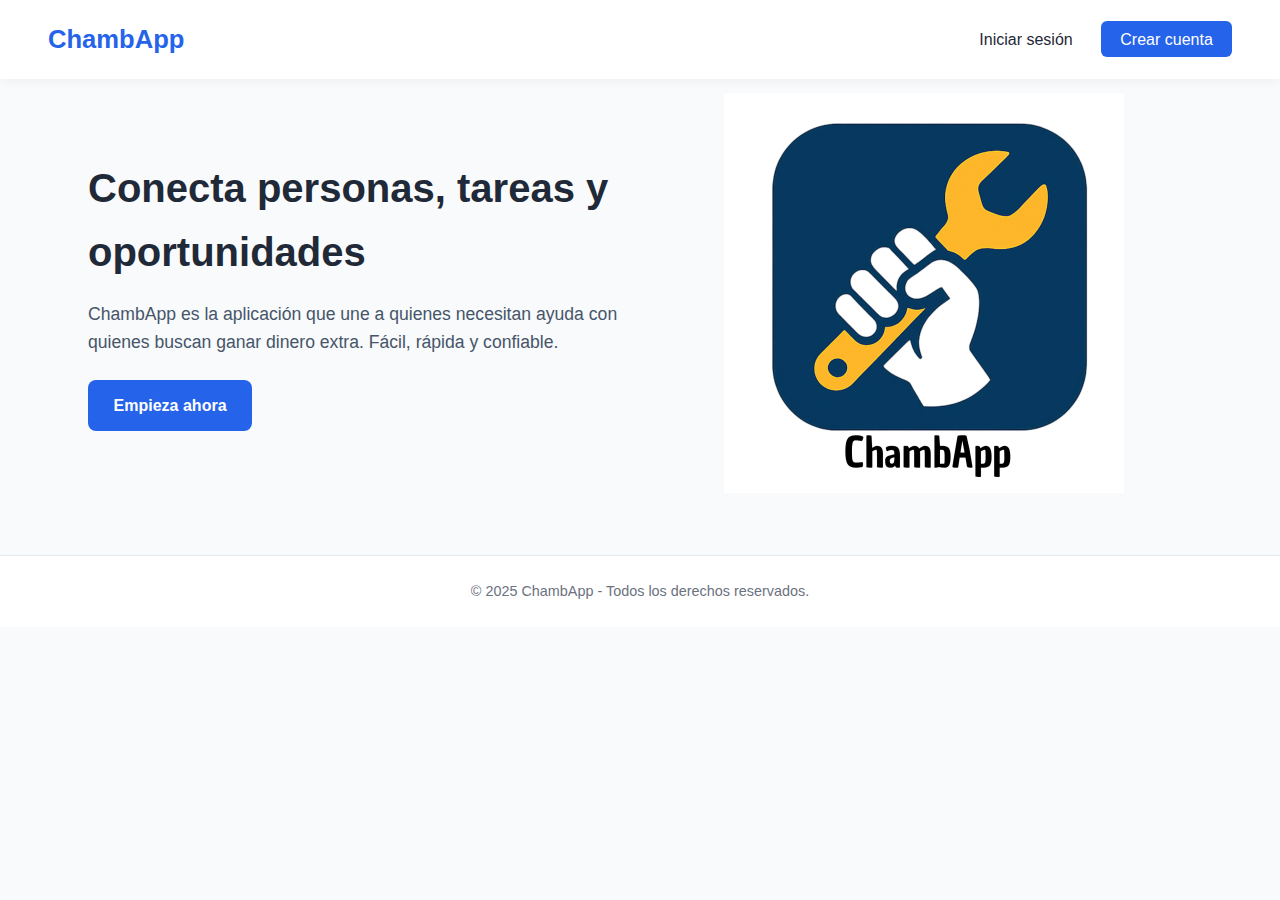
<file: html/index.html>
<!DOCTYPE html>
<html lang="es">
<head>
  <meta charset="UTF-8">
  <meta name="viewport" content="width=device-width, initial-scale=1.0">
  <title>ChambApp | Conecta oportunidades</title>
  <link rel="stylesheet" href="/css/styles.css">
</head>

<body>
  <!-- 🔹 HEADER -->
  <header>
    <div class="logo">ChambApp</div>
    <nav>
      <a href="/html/login.html">Iniciar sesión</a>
      <a href="/html/register.html" class="btn-cta">Crear cuenta</a>
    </nav>
  </header>

  <!-- 🔹 HERO SECTION -->
  <section class="hero">
    <div class="hero-text">
      <h1>Conecta personas, tareas y oportunidades</h1>
      <p>
        ChambApp es la aplicación que une a quienes necesitan ayuda con quienes buscan ganar dinero extra. 
        Fácil, rápida y confiable.
      </p>
      <a href="#" class="btn-primary">Empieza ahora</a>
    </div>

    <!-- 🔹 ESPACIO PARA IMAGEN DEL MOCKUP -->
    <div class="hero-image">
      <!-- Aquí irá la imagen o ilustración -->
      <div class="image-placeholder">
        <img src="/images/logo.jpeg" width="400" height="400">
      </div>
    </div>
  </section>

  <!-- 🔹 FOOTER -->
  <footer>
    <p>© 2025 ChambApp - Todos los derechos reservados.</p>
  </footer>
</body>
</html>
</file>
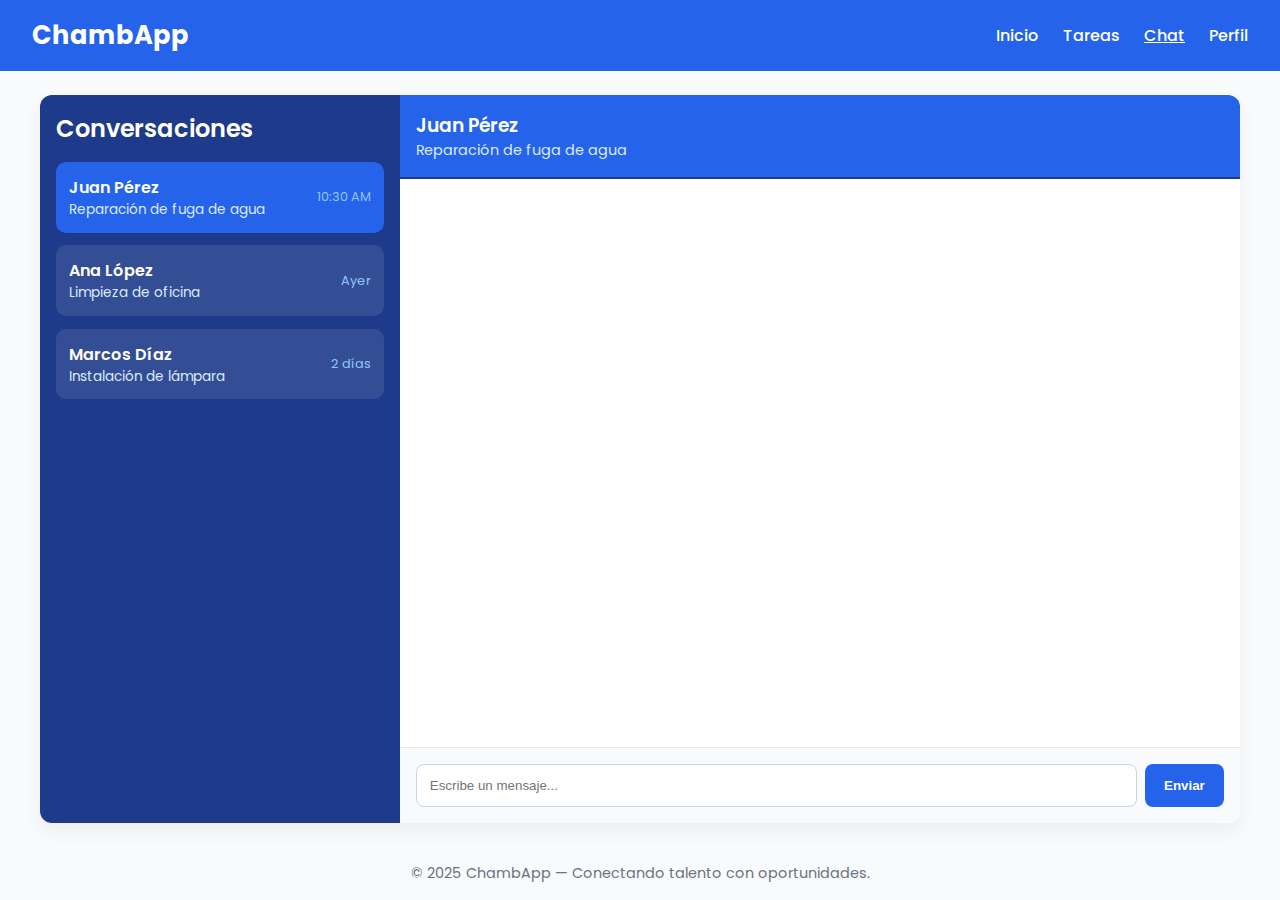
<file: html/chat.html>
<!DOCTYPE html>
<html lang="es">
<head>
  <meta charset="UTF-8">
  <meta name="viewport" content="width=device-width, initial-scale=1.0">
  <title>ChambApp | Chat del Trabajador</title>
  <link rel="stylesheet" href="/css/chat.css">
  <link href="https://fonts.googleapis.com/css2?family=Poppins:wght@400;500;600;700&display=swap" rel="stylesheet">
</head>
<body>
  <header class="navbar">
    <div class="logo">ChambApp</div>
    <nav>
      <ul>
        <li><a href="#">Inicio</a></li>
        <li><a href="#">Tareas</a></li>
        <li><a href="#" class="active">Chat</a></li>
        <li><a href="#">Perfil</a></li>
      </ul>
    </nav>
  </header>

  <main class="chat-container">
    <aside class="chat-list">
      <h2>Conversaciones</h2>
      <div class="chat-item active">
        <div class="chat-info">
          <h3>Juan Pérez</h3>
          <p>Reparación de fuga de agua</p>
        </div>
        <span class="chat-time">10:30 AM</span>
      </div>
      <div class="chat-item">
        <div class="chat-info">
          <h3>Ana López</h3>
          <p>Limpieza de oficina</p>
        </div>
        <span class="chat-time">Ayer</span>
      </div>
      <div class="chat-item">
        <div class="chat-info">
          <h3>Marcos Díaz</h3>
          <p>Instalación de lámpara</p>
        </div>
        <span class="chat-time">2 días</span>
      </div>
    </aside>

    <section class="chat-box">
      <div class="chat-header">
        <h3>Juan Pérez</h3>
        <p>Reparación de fuga de agua</p>
      </div>

      <div class="chat-messages" id="chatMessages">
        <div class="message client">
          <p>Hola, ¿podrías venir hoy en la tarde?</p>
          <span class="time">10:28 AM</span>
        </div>

        <div class="message worker">
          <p>Claro, puedo estar ahí a las 5 PM sin problema.</p>
          <span class="time">10:29 AM</span>
        </div>

        <div class="message client">
          <p>Perfecto, te espero. Gracias.</p>
          <span class="time">10:30 AM</span>
        </div>
      </div>

      <div class="chat-input">
        <input type="text" id="messageInput" placeholder="Escribe un mensaje...">
        <button class="btn-send" id="sendBtn">Enviar</button>
      </div>
    </section>
  </main>

  <footer>
    <p>© 2025 ChambApp — Conectando talento con oportunidades.</p>
  </footer>

  <!-- Enlace al archivo JS externo -->
  <script src="/js/chat.js"></script>
</body>
</html>
</file>
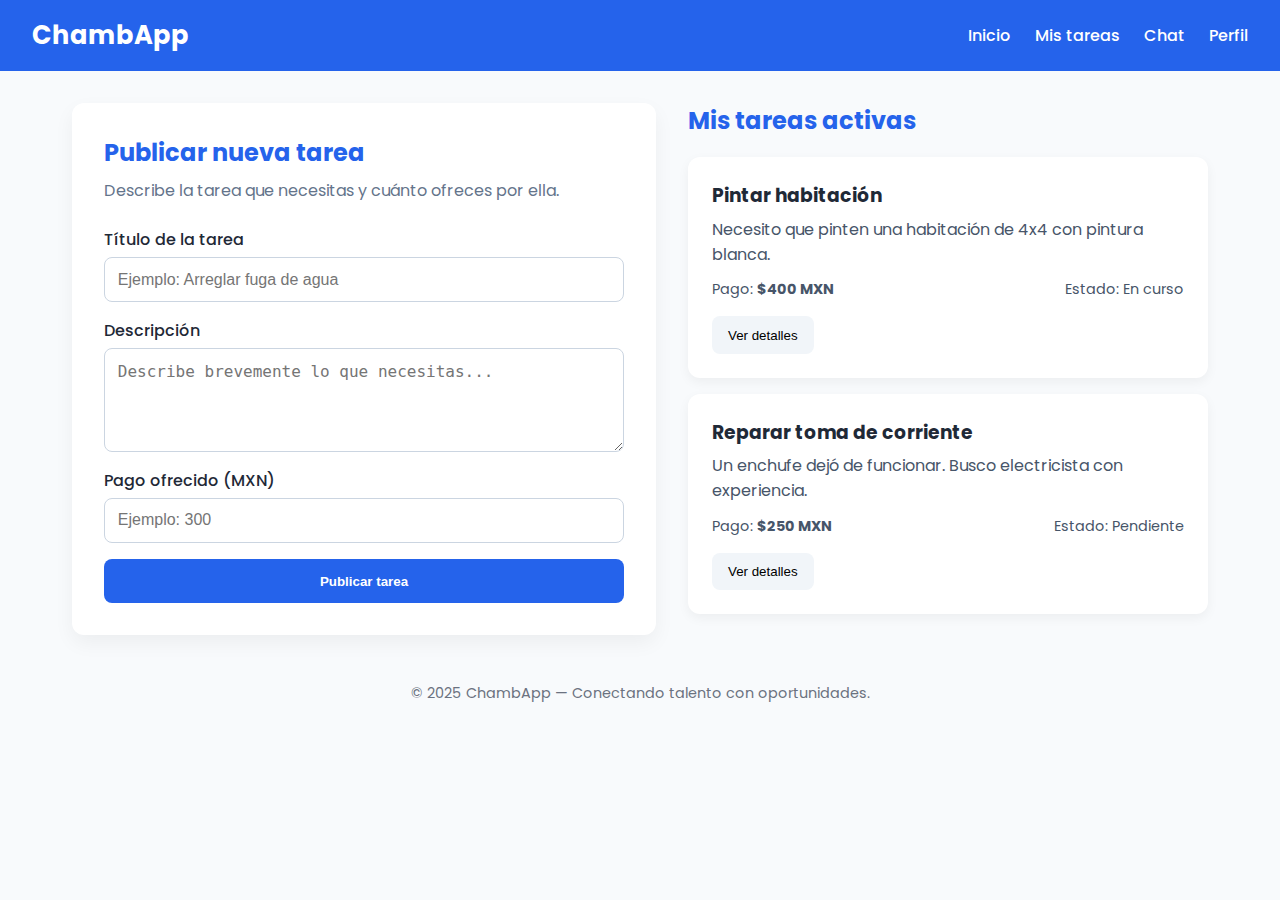
<file: html/dashboard.html>
<!DOCTYPE html>
<html lang="es">
<head>
  <meta charset="UTF-8">
  <meta name="viewport" content="width=device-width, initial-scale=1.0">
  <title>ChambApp | Mi Panel</title>
  <link rel="stylesheet" href="/css/dashboard.css">
  <link href="https://fonts.googleapis.com/css2?family=Poppins:wght@400;500;600;700&display=swap" rel="stylesheet">
</head>
<body>
  <header class="navbar">
    <div class="logo">ChambApp</div>
    <nav>
      <ul>
        <li><a href="#">Inicio</a></li>
        <li><a href="#">Mis tareas</a></li>
        <li><a href="#">Chat</a></li>
        <li><a href="#">Perfil</a></li>
      </ul>
    </nav>
  </header>

  <main class="dashboard-container">
    <section class="task-form">
      <h2>Publicar nueva tarea</h2>
      <p>Describe la tarea que necesitas y cuánto ofreces por ella.</p>

      <form>
        <label for="task-title">Título de la tarea</label>
        <input type="text" id="task-title" placeholder="Ejemplo: Arreglar fuga de agua" required>

        <label for="task-desc">Descripción</label>
        <textarea id="task-desc" rows="4" placeholder="Describe brevemente lo que necesitas..." required></textarea>

        <label for="task-price">Pago ofrecido (MXN)</label>
        <input type="number" id="task-price" placeholder="Ejemplo: 300" required>

        <button type="submit" class="btn-publish">Publicar tarea</button>
      </form>
    </section>

    <section class="task-list">
      <h2>Mis tareas activas</h2>

      <div class="task-card">
        <h3>Pintar habitación</h3>
        <p>Necesito que pinten una habitación de 4x4 con pintura blanca.</p>
        <div class="task-info">
          <span>Pago: <strong>$400 MXN</strong></span>
          <span>Estado: En curso</span>
        </div>
        <button class="btn-details">Ver detalles</button>
      </div>

      <div class="task-card">
        <h3>Reparar toma de corriente</h3>
        <p>Un enchufe dejó de funcionar. Busco electricista con experiencia.</p>
        <div class="task-info">
          <span>Pago: <strong>$250 MXN</strong></span>
          <span>Estado: Pendiente</span>
        </div>
        <button class="btn-details">Ver detalles</button>
      </div>
    </section>
  </main>

  <footer>
    <p>© 2025 ChambApp — Conectando talento con oportunidades.</p>
  </footer>
</body>
</html>
</file>
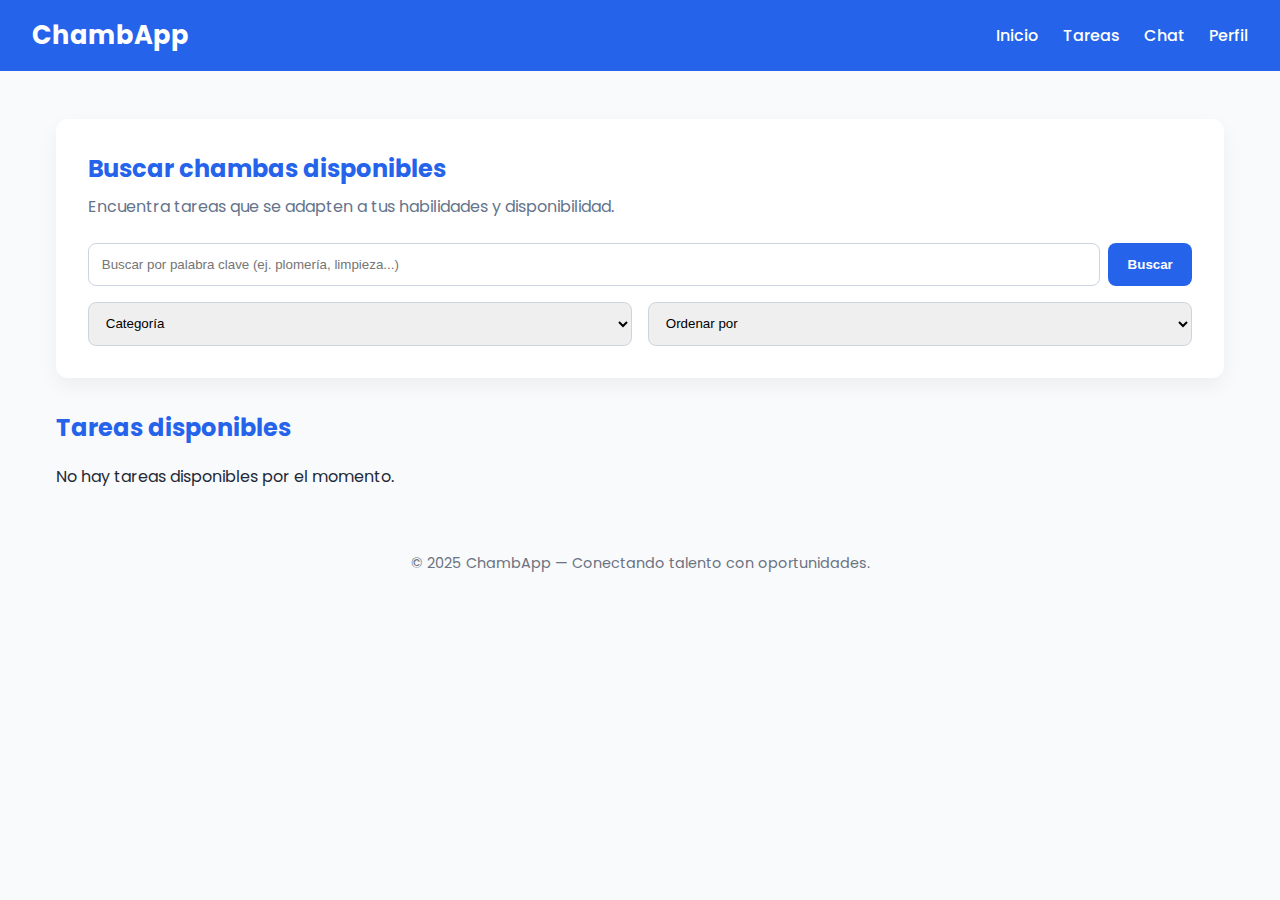
<file: html/dashboard_worker.html>
<!DOCTYPE html>
<html lang="es">
<head>
  <meta charset="UTF-8">
  <meta name="viewport" content="width=device-width, initial-scale=1.0">
  <title>ChambApp | Panel del Trabajador</title>
  <link rel="stylesheet" href="/css/dashboard_worker.css">
  <link href="https://fonts.googleapis.com/css2?family=Poppins:wght@400;500;600;700&display=swap" rel="stylesheet">
</head>
<body>
  <header class="navbar">
    <div class="logo">ChambApp</div>
    <nav>
      <ul>
        <li><a href="#">Inicio</a></li>
        <li><a href="#">Tareas</a></li>
        <li><a href="#">Chat</a></li>
        <li><a href="#">Perfil</a></li>
      </ul>
    </nav>
  </header>

  <main class="dashboard-container">
    <section class="search-section">
      <h2>Buscar chambas disponibles</h2>
      <p>Encuentra tareas que se adapten a tus habilidades y disponibilidad.</p>

      <div class="search-bar">
        <input type="text" placeholder="Buscar por palabra clave (ej. plomería, limpieza...)">
        <button class="btn-search">Buscar</button>
      </div>

      <div class="filter-bar">
        <select>
          <option value="">Categoría</option>
          <option value="plomería">Plomería</option>
          <option value="electricidad">Electricidad</option>
          <option value="limpieza">Limpieza</option>
          <option value="pintura">Pintura</option>
        </select>

        <select>
          <option value="">Ordenar por</option>
          <option value="nuevo">Más recientes</option>
          <option value="precio-alto">Mayor pago</option>
          <option value="precio-bajo">Menor pago</option>
        </select>
      </div>
    </section>

    <section class="task-list">
      <h2>Tareas disponibles</h2>

      <div class="task-card">
        <h3>Instalar lámpara nueva</h3>
        <p>Necesito a alguien que pueda instalar una lámpara de techo en mi sala.</p>
        <div class="task-info">
          <span>Pago: <strong>$200 MXN</strong></span>
          <span>Ubicación: CDMX</span>
        </div>
        <button class="btn-accept">Aceptar tarea</button>
      </div>

      <div class="task-card">
        <h3>Reparar fuga de agua</h3>
        <p>Se requiere plomero para arreglar fuga en el baño. Material incluido.</p>
        <div class="task-info">
          <span>Pago: <strong>$350 MXN</strong></span>
          <span>Ubicación: Puebla</span>
        </div>
        <button class="btn-accept">Aceptar tarea</button>
      </div>

      <div class="task-card">
        <h3>Limpieza de oficina</h3>
        <p>Busco persona responsable para limpieza general de oficina pequeña.</p>
        <div class="task-info">
          <span>Pago: <strong>$500 MXN</strong></span>
          <span>Ubicación: Guadalajara</span>
        </div>
        <button class="btn-accept">Aceptar tarea</button>
      </div>
    </section>
  </main>

  <footer>
    <p>© 2025 ChambApp — Conectando talento con oportunidades.</p>
  </footer>
  <script src="/js/dashboard_worker.js"></script>

</body>
</html>
</file>
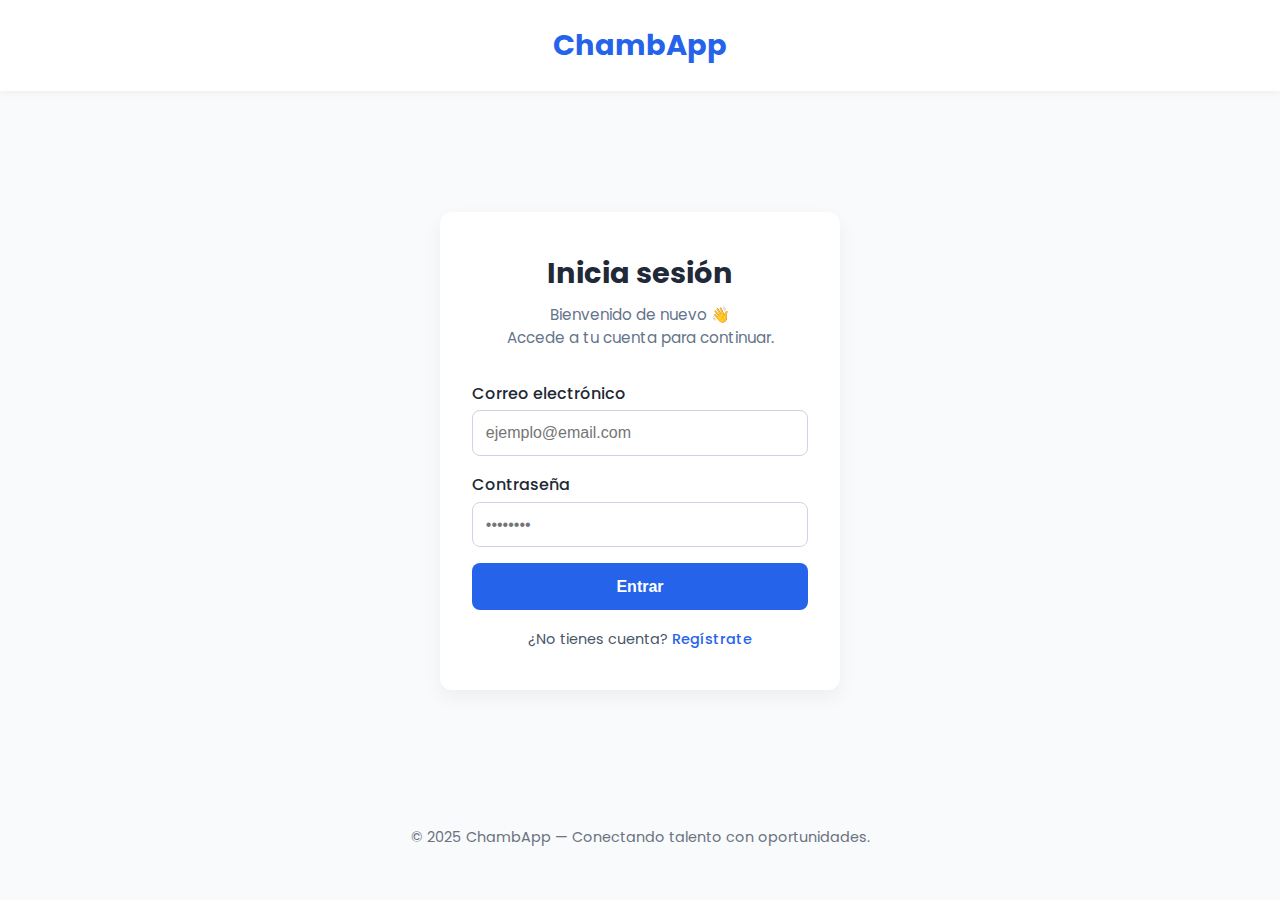
<file: html/login.html>
<!DOCTYPE html>
<html lang="es">
<head>
  <meta charset="UTF-8" />
  <meta name="viewport" content="width=device-width, initial-scale=1.0" />
  <title>ChambApp | Iniciar sesión</title>
  <link rel="stylesheet" href="/css/login.css" />
  <link href="https://fonts.googleapis.com/css2?family=Poppins:wght@400;500;600;700&display=swap" rel="stylesheet">
</head>
<body>

  <header>
    <div class="logo">ChambApp</div>
  </header>

  <main class="login-container">
    <div class="login-box">
      <h1>Inicia sesión</h1>
      <p>Bienvenido de nuevo 👋<br>Accede a tu cuenta para continuar.</p>

      <form>
        <label for="email">Correo electrónico</label>
        <input type="email" id="email" placeholder="ejemplo@email.com" required>

        <label for="password">Contraseña</label>
        <input type="password" id="password" placeholder="••••••••" required>

        <button type="submit" class="btn-login">Entrar</button>
      </form>

      <div class="register-link">
        ¿No tienes cuenta? <a href="register.html">Regístrate</a>
      </div>
    </div>
  </main>

  <footer>
    <p>© 2025 ChambApp — Conectando talento con oportunidades.</p>
  </footer>

</body>
</html>
</file>
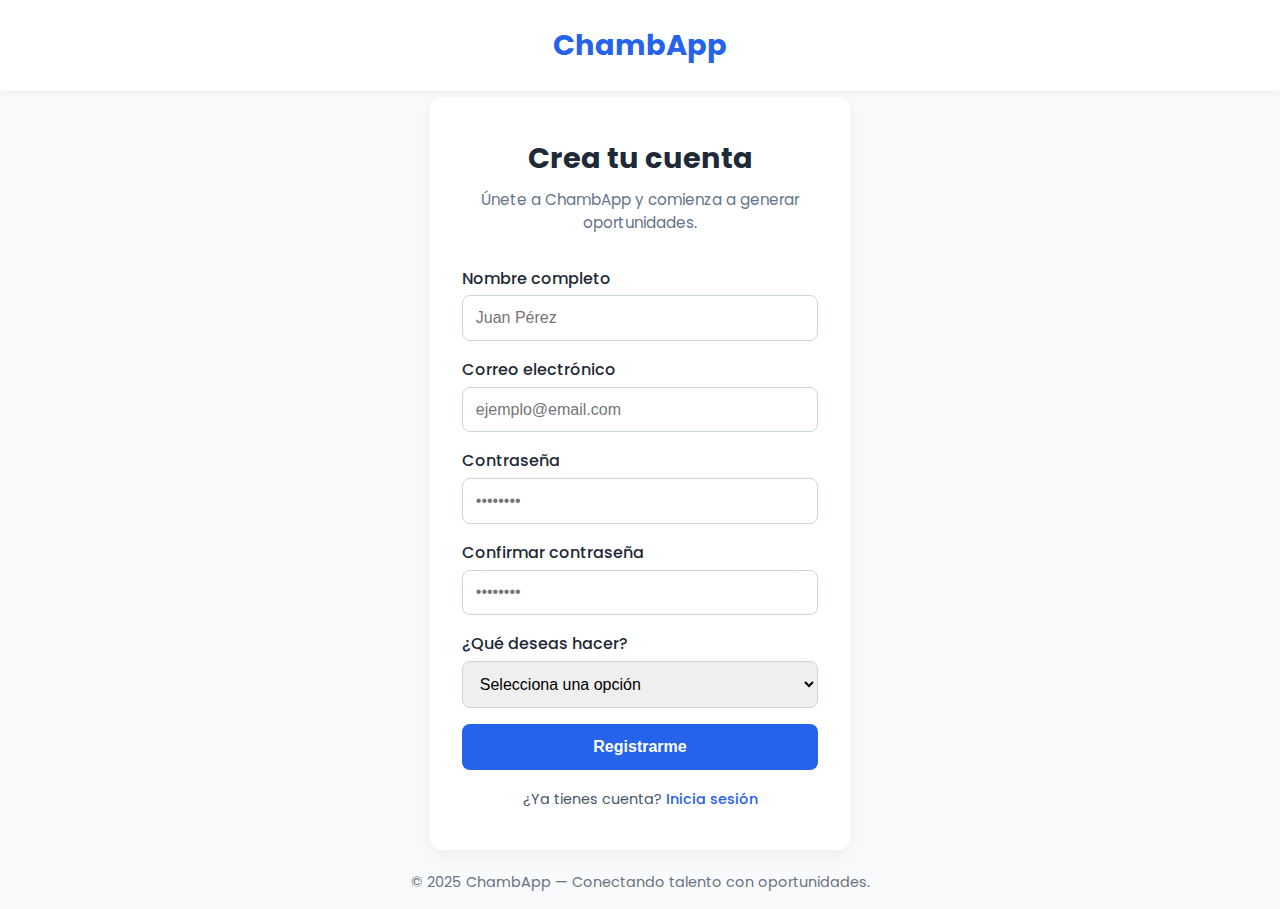
<file: html/register.html>
<!DOCTYPE html>
<html lang="es">
<head>
  <meta charset="UTF-8" />
  <meta name="viewport" content="width=device-width, initial-scale=1.0" />
  <title>ChambApp | Registro</title>
  <link rel="stylesheet" href="/css/register.css" />
  <link href="https://fonts.googleapis.com/css2?family=Poppins:wght@400;500;600;700&display=swap" rel="stylesheet">
</head>
<body>

  <header>
    <div class="logo">ChambApp</div>
  </header>

  <main class="register-container">
    <div class="register-box">
      <h1>Crea tu cuenta</h1>
      <p>Únete a ChambApp y comienza a generar oportunidades.</p>

      <form>
        <label for="name">Nombre completo</label>
        <input type="text" id="name" placeholder="Juan Pérez" required>

        <label for="email">Correo electrónico</label>
        <input type="email" id="email" placeholder="ejemplo@email.com" required>

        <label for="password">Contraseña</label>
        <input type="password" id="password" placeholder="••••••••" required>

        <label for="confirm-password">Confirmar contraseña</label>
        <input type="password" id="confirm-password" placeholder="••••••••" required>

        <label for="role">¿Qué deseas hacer?</label>
        <select id="role" required>
          <option value="">Selecciona una opción</option>
          <option value="worker">Ofrecer mis servicios</option>
          <option value="client">Solicitar servicios</option>
        </select>

        <button type="submit" class="btn-register">Registrarme</button>
      </form>

      <div class="login-link">
        ¿Ya tienes cuenta? <a href="login.html">Inicia sesión</a>
      </div>
    </div>
  </main>

  <footer>
    <p>© 2025 ChambApp — Conectando talento con oportunidades.</p>
  </footer>

</body>
</html>
</file>
<file: css/styles.css>
/* 🔹 Reset básico */
* {
  margin: 0;
  padding: 0;
  box-sizing: border-box;
}

body {
  font-family: 'Poppins', sans-serif;
  background-color: #f8fafc;
  color: #1f2937;
  line-height: 1.6;
}

/* 🔹 HEADER */
header {
  display: flex;
  justify-content: space-between;
  align-items: center;
  padding: 1.2rem 3rem;
  background-color: #ffffff;
  box-shadow: 0 2px 10px rgba(0, 0, 0, 0.05);
}

.logo {
  font-size: 1.6rem;
  font-weight: 700;
  color: #2563eb;
}

nav a {
  margin-left: 1.5rem;
  text-decoration: none;
  color: #1f2937;
  font-weight: 500;
  transition: color 0.3s ease;
}

nav a:hover {
  color: #2563eb;
}

.btn-cta {
  background-color: #2563eb;
  color: #fff;
  padding: 0.6rem 1.2rem;
  border-radius: 6px;
  font-weight: 500;
}

.btn-cta:hover {
  background-color: #1e40af;
}

/* 🔹 HERO SECTION */
.hero {
  display: flex;
  align-items: center;
  justify-content: space-between;
  padding: 4rem 3rem;
  max-width: 1200px;
  margin: 0 auto;
}

.hero-text {
  flex: 1;
  padding-right: 2rem;
}

.hero-text h1 {
  font-size: 2.5rem;
  color: #1f2937;
  margin-bottom: 1rem;
}

.hero-text p {
  font-size: 1.1rem;
  margin-bottom: 1.5rem;
  color: #475569;
}

.btn-primary {
  display: inline-block;
  background-color: #2563eb;
  color: #fff;
  padding: 0.8rem 1.6rem;
  border-radius: 8px;
  font-weight: 600;
  text-decoration: none;
  transition: background 0.3s ease;
}

.btn-primary:hover {
  background-color: #1e40af;
}

/* 🔹 IMAGEN DEL HERO */
.hero-image {
  flex: 1;
  display: flex;
  justify-content: center;
}

.image-placeholder {
  width: 100%;
  height: 300px;
  border-radius: 10px;
  display: flex;
  align-items: center;
  justify-content: center;
  color: #64748b;
  font-size: 1rem;
}

/* 🔹 FOOTER */
footer {
  text-align: center;
  padding: 1.5rem;
  background-color: #ffffff;
  margin-top: 3rem;
  font-size: 0.9rem;
  color: #6b7280;
  border-top: 1px solid #e2e8f0;
}

/* 🔹 Responsive (para móviles) */
@media (max-width: 768px) {
  .hero {
    flex-direction: column;
    text-align: center;
  }

  .hero-text {
    padding-right: 0;
  }

  .hero-image {
    margin-top: 2rem;
  }
}
</file>
<file: css/chat.css>
/* 🔹 Reset */
* {
  margin: 0;
  padding: 0;
  box-sizing: border-box;
}

body {
  font-family: 'Poppins', sans-serif;
  background-color: #f8fafc;
  color: #1f2937;
  height: 100vh;
  display: flex;
  flex-direction: column;
}

/* 🔹 Navbar */
.navbar {
  display: flex;
  justify-content: space-between;
  align-items: center;
  background-color: #2563eb;
  padding: 1rem 2rem;
  color: white;
}

.logo {
  font-size: 1.6rem;
  font-weight: 700;
}

.navbar ul {
  display: flex;
  list-style: none;
  gap: 1.5rem;
}

.navbar a {
  color: white;
  text-decoration: none;
  font-weight: 500;
}

.navbar a.active {
  text-decoration: underline;
}

/* 🔹 Chat Container */
.chat-container {
  display: flex;
  flex: 1;
  max-width: 1200px;
  width: 100%;
  margin: 1.5rem auto;
  border-radius: 12px;
  overflow: hidden;
  box-shadow: 0 8px 20px rgba(0, 0, 0, 0.05);
}

/* 🔹 Chat List */
.chat-list {
  width: 30%;
  background-color: #1e3a8a;
  color: white;
  padding: 1rem;
  display: flex;
  flex-direction: column;
}

.chat-list h2 {
  margin-bottom: 1rem;
  font-weight: 600;
}

.chat-item {
  background-color: rgba(255, 255, 255, 0.1);
  padding: 0.8rem;
  border-radius: 10px;
  margin-bottom: 0.8rem;
  cursor: pointer;
  display: flex;
  justify-content: space-between;
  align-items: center;
  transition: background 0.3s;
}

.chat-item:hover {
  background-color: rgba(255, 255, 255, 0.2);
}

.chat-item.active {
  background-color: #2563eb;
}

.chat-info h3 {
  font-size: 1rem;
  font-weight: 600;
}

.chat-info p {
  font-size: 0.85rem;
  color: #dbeafe;
}

.chat-time {
  font-size: 0.8rem;
  color: #93c5fd;
}

/* 🔹 Chat Box */
.chat-box {
  flex: 1;
  background-color: white;
  display: flex;
  flex-direction: column;
}

.chat-header {
  padding: 1rem;
  background-color: #2563eb;
  color: white;
  border-bottom: 2px solid #1e3a8a;
}

.chat-header h3 {
  font-weight: 600;
}

.chat-header p {
  font-size: 0.9rem;
  color: #dbeafe;
}

/* 🔹 Chat Messages */
.chat-messages {
  flex: 1;
  padding: 1.5rem;
  display: flex;
  flex-direction: column;
  gap: 1rem;
  overflow-y: auto;
}

.message {
  max-width: 70%;
  padding: 0.8rem 1rem;
  border-radius: 12px;
  position: relative;
}

.message.client {
  background-color: #f1f5f9;
  align-self: flex-start;
}

.message.worker {
  background-color: #2563eb;
  color: white;
  align-self: flex-end;
}

.time {
  display: block;
  font-size: 0.75rem;
  color: #94a3b8;
  margin-top: 0.4rem;
  text-align: right;
}

/* 🔹 Input Area */
.chat-input {
  display: flex;
  padding: 1rem;
  border-top: 1px solid #e2e8f0;
  background-color: #f8fafc;
}

.chat-input input {
  flex: 1;
  padding: 0.8rem;
  border: 1px solid #cbd5e1;
  border-radius: 8px;
  outline: none;
}

.btn-send {
  background-color: #2563eb;
  color: white;
  border: none;
  padding: 0.8rem 1.2rem;
  border-radius: 8px;
  margin-left: 0.5rem;
  cursor: pointer;
  font-weight: 600;
  transition: background 0.3s ease;
}

.btn-send:hover {
  background-color: #1e40af;
}

/* 🔹 Footer */
footer {
  text-align: center;
  padding: 1rem;
  color: #6b7280;
  font-size: 0.9rem;
}
</file>
<file: css/dashboard.css>
/* 🔹 Reset */
* {
  margin: 0;
  padding: 0;
  box-sizing: border-box;
}

body {
  font-family: 'Poppins', sans-serif;
  background-color: #f8fafc;
  color: #1f2937;
}

/* 🔹 Navbar */
.navbar {
  display: flex;
  justify-content: space-between;
  align-items: center;
  background-color: #2563eb;
  padding: 1rem 2rem;
  color: white;
}

.logo {
  font-size: 1.6rem;
  font-weight: 700;
}

.navbar ul {
  display: flex;
  list-style: none;
  gap: 1.5rem;
}

.navbar a {
  color: white;
  text-decoration: none;
  font-weight: 500;
}

.navbar a:hover {
  text-decoration: underline;
}

/* 🔹 Main Layout */
.dashboard-container {
  display: flex;
  justify-content: space-between;
  align-items: flex-start;
  gap: 2rem;
  padding: 2rem;
  max-width: 1200px;
  margin: auto;
}

/* 🔹 Publicar tarea */
.task-form {
  background-color: #ffffff;
  padding: 2rem;
  border-radius: 12px;
  box-shadow: 0 8px 20px rgba(0, 0, 0, 0.05);
  flex: 1;
}

.task-form h2 {
  color: #2563eb;
  margin-bottom: 0.5rem;
}

.task-form p {
  color: #64748b;
  margin-bottom: 1.5rem;
}

form {
  display: flex;
  flex-direction: column;
}

label {
  font-weight: 500;
  margin-bottom: 0.3rem;
}

input,
textarea {
  margin-bottom: 1rem;
  padding: 0.8rem;
  border: 1px solid #cbd5e1;
  border-radius: 8px;
  font-size: 1rem;
}

.btn-publish {
  background-color: #2563eb;
  color: white;
  padding: 0.9rem;
  border: none;
  border-radius: 8px;
  font-weight: 600;
  cursor: pointer;
  transition: background 0.3s ease;
}

.btn-publish:hover {
  background-color: #1e40af;
}

/* 🔹 Lista de tareas */
.task-list {
  flex: 1;
}

.task-list h2 {
  margin-bottom: 1.2rem;
  color: #2563eb;
}

.task-card {
  background-color: white;
  padding: 1.5rem;
  border-radius: 12px;
  margin-bottom: 1rem;
  box-shadow: 0 4px 12px rgba(0, 0, 0, 0.05);
}

.task-card h3 {
  margin-bottom: 0.4rem;
}

.task-card p {
  color: #475569;
  margin-bottom: 0.8rem;
}

.task-info {
  display: flex;
  justify-content: space-between;
  font-size: 0.9rem;
  color: #475569;
  margin-bottom: 1rem;
}

.btn-details {
  background-color: #f1f5f9;
  border: none;
  padding: 0.7rem 1rem;
  border-radius: 8px;
  font-weight: 500;
  cursor: pointer;
  transition: background 0.3s ease;
}

.btn-details:hover {
  background-color: #e2e8f0;
}

/* 🔹 Footer */
footer {
  text-align: center;
  padding: 1rem;
  color: #6b7280;
  font-size: 0.9rem;
}
</file>
<file: css/dashboard_worker.css>
/* 🔹 Reset */
* {
  margin: 0;
  padding: 0;
  box-sizing: border-box;
}

body {
  font-family: 'Poppins', sans-serif;
  background-color: #f8fafc;
  color: #1f2937;
}

/* 🔹 Navbar */
.navbar {
  display: flex;
  justify-content: space-between;
  align-items: center;
  background-color: #2563eb;
  padding: 1rem 2rem;
  color: white;
}

.logo {
  font-size: 1.6rem;
  font-weight: 700;
}

.navbar ul {
  display: flex;
  list-style: none;
  gap: 1.5rem;
}

.navbar a {
  color: white;
  text-decoration: none;
  font-weight: 500;
}

.navbar a:hover {
  text-decoration: underline;
}

/* 🔹 Main Layout */
.dashboard-container {
  max-width: 1200px;
  margin: 2rem auto;
  padding: 1rem;
}

/* 🔹 Search Section */
.search-section {
  background-color: #ffffff;
  padding: 2rem;
  border-radius: 12px;
  box-shadow: 0 8px 20px rgba(0, 0, 0, 0.05);
  margin-bottom: 2rem;
}

.search-section h2 {
  color: #2563eb;
  margin-bottom: 0.5rem;
}

.search-section p {
  color: #64748b;
  margin-bottom: 1.5rem;
}

.search-bar {
  display: flex;
  gap: 0.5rem;
  margin-bottom: 1rem;
}

.search-bar input {
  flex: 1;
  padding: 0.8rem;
  border: 1px solid #cbd5e1;
  border-radius: 8px;
}

.btn-search {
  background-color: #2563eb;
  color: white;
  border: none;
  padding: 0.8rem 1.2rem;
  border-radius: 8px;
  font-weight: 600;
  cursor: pointer;
  transition: background 0.3s ease;
}

.btn-search:hover {
  background-color: #1e40af;
}

.filter-bar {
  display: flex;
  gap: 1rem;
}

.filter-bar select {
  flex: 1;
  padding: 0.8rem;
  border-radius: 8px;
  border: 1px solid #cbd5e1;
}

/* 🔹 Task List */
.task-list h2 {
  color: #2563eb;
  margin-bottom: 1.2rem;
}

.task-card {
  background-color: white;
  padding: 1.5rem;
  border-radius: 12px;
  margin-bottom: 1rem;
  box-shadow: 0 4px 12px rgba(0, 0, 0, 0.05);
}

.task-card h3 {
  margin-bottom: 0.4rem;
}

.task-card p {
  color: #475569;
  margin-bottom: 0.8rem;
}

.task-info {
  display: flex;
  justify-content: space-between;
  font-size: 0.9rem;
  color: #475569;
  margin-bottom: 1rem;
}

.btn-accept {
  background-color: #10b981;
  color: white;
  padding: 0.8rem 1.2rem;
  border: none;
  border-radius: 8px;
  font-weight: 600;
  cursor: pointer;
  transition: background 0.3s ease;
}

.btn-accept:hover {
  background-color: #059669;
}

/* 🔹 Footer */
footer {
  text-align: center;
  padding: 1rem;
  color: #6b7280;
  font-size: 0.9rem;
}
</file>
<file: css/login.css>
/* 🔹 Reset */
* {
  margin: 0;
  padding: 0;
  box-sizing: border-box;
}

body {
  font-family: 'Poppins', sans-serif;
  background-color: #f8fafc;
  color: #1f2937;
}

/* 🔹 Header */
header {
  text-align: center;
  padding: 1.5rem 0;
  background-color: #ffffff;
  box-shadow: 0 2px 8px rgba(0, 0, 0, 0.05);
}

.logo {
  font-size: 1.8rem;
  font-weight: 700;
  color: #2563eb;
}

/* 🔹 Login container */
.login-container {
  display: flex;
  justify-content: center;
  align-items: center;
  height: 80vh;
  padding: 1rem;
}

.login-box {
  background-color: #ffffff;
  padding: 2.5rem 2rem;
  border-radius: 12px;
  box-shadow: 0 8px 20px rgba(0, 0, 0, 0.05);
  width: 100%;
  max-width: 400px;
  text-align: center;
}

.login-box h1 {
  color: #1f2937;
  font-size: 1.8rem;
  margin-bottom: 0.5rem;
}

.login-box p {
  color: #64748b;
  margin-bottom: 2rem;
  font-size: 0.95rem;
}

/* 🔹 Formulario */
form {
  display: flex;
  flex-direction: column;
  text-align: left;
}

label {
  margin-bottom: 0.3rem;
  font-weight: 500;
  color: #1f2937;
}

input {
  padding: 0.8rem;
  border: 1px solid #cbd5e1;
  border-radius: 8px;
  font-size: 1rem;
  margin-bottom: 1rem;
  outline: none;
  transition: border 0.3s ease;
}

input:focus {
  border-color: #2563eb;
}

/* 🔹 Botón principal */
.btn-login {
  background-color: #2563eb;
  color: #fff;
  padding: 0.9rem;
  border: none;
  border-radius: 8px;
  font-weight: 600;
  cursor: pointer;
  font-size: 1rem;
  transition: background 0.3s ease;
}

.btn-login:hover {
  background-color: #1e40af;
}

/* 🔹 Link de registro */
.register-link {
  margin-top: 1.2rem;
  font-size: 0.9rem;
  color: #475569;
}

.register-link a {
  color: #2563eb;
  text-decoration: none;
  font-weight: 500;
}

.register-link a:hover {
  text-decoration: underline;
}

/* 🔹 Footer */
footer {
  text-align: center;
  padding: 1rem;
  color: #6b7280;
  font-size: 0.9rem;
}
</file>
<file: css/register.css>
/* 🔹 Reset */
* {
  margin: 0;
  padding: 0;
  box-sizing: border-box;
}

body {
  font-family: 'Poppins', sans-serif;
  background-color: #f8fafc;
  color: #1f2937;
}

/* 🔹 Header */
header {
  text-align: center;
  padding: 1.5rem 0;
  background-color: #ffffff;
  box-shadow: 0 2px 8px rgba(0, 0, 0, 0.05);
}

.logo {
  font-size: 1.8rem;
  font-weight: 700;
  color: #2563eb;
}

/* 🔹 Register container */
.register-container {
  display: flex;
  justify-content: center;
  align-items: center;
  height: 85vh;
  padding: 1rem;
}

.register-box {
  background-color: #ffffff;
  padding: 2.5rem 2rem;
  border-radius: 12px;
  box-shadow: 0 8px 20px rgba(0, 0, 0, 0.05);
  width: 100%;
  max-width: 420px;
  text-align: center;
}

.register-box h1 {
  color: #1f2937;
  font-size: 1.8rem;
  margin-bottom: 0.5rem;
}

.register-box p {
  color: #64748b;
  margin-bottom: 2rem;
  font-size: 0.95rem;
}

/* 🔹 Formulario */
form {
  display: flex;
  flex-direction: column;
  text-align: left;
}

label {
  margin-bottom: 0.3rem;
  font-weight: 500;
  color: #1f2937;
}

input,
select {
  padding: 0.8rem;
  border: 1px solid #cbd5e1;
  border-radius: 8px;
  font-size: 1rem;
  margin-bottom: 1rem;
  outline: none;
  transition: border 0.3s ease;
}

input:focus,
select:focus {
  border-color: #2563eb;
}

/* 🔹 Botón principal */
.btn-register {
  background-color: #2563eb;
  color: #fff;
  padding: 0.9rem;
  border: none;
  border-radius: 8px;
  font-weight: 600;
  cursor: pointer;
  font-size: 1rem;
  transition: background 0.3s ease;
}

.btn-register:hover {
  background-color: #1e40af;
}

/* 🔹 Link de inicio de sesión */
.login-link {
  margin-top: 1.2rem;
  font-size: 0.9rem;
  color: #475569;
}

.login-link a {
  color: #2563eb;
  text-decoration: none;
  font-weight: 500;
}

.login-link a:hover {
  text-decoration: underline;
}

/* 🔹 Footer */
footer {
  text-align: center;
  padding: 1rem;
  color: #6b7280;
  font-size: 0.9rem;
}
</file>
